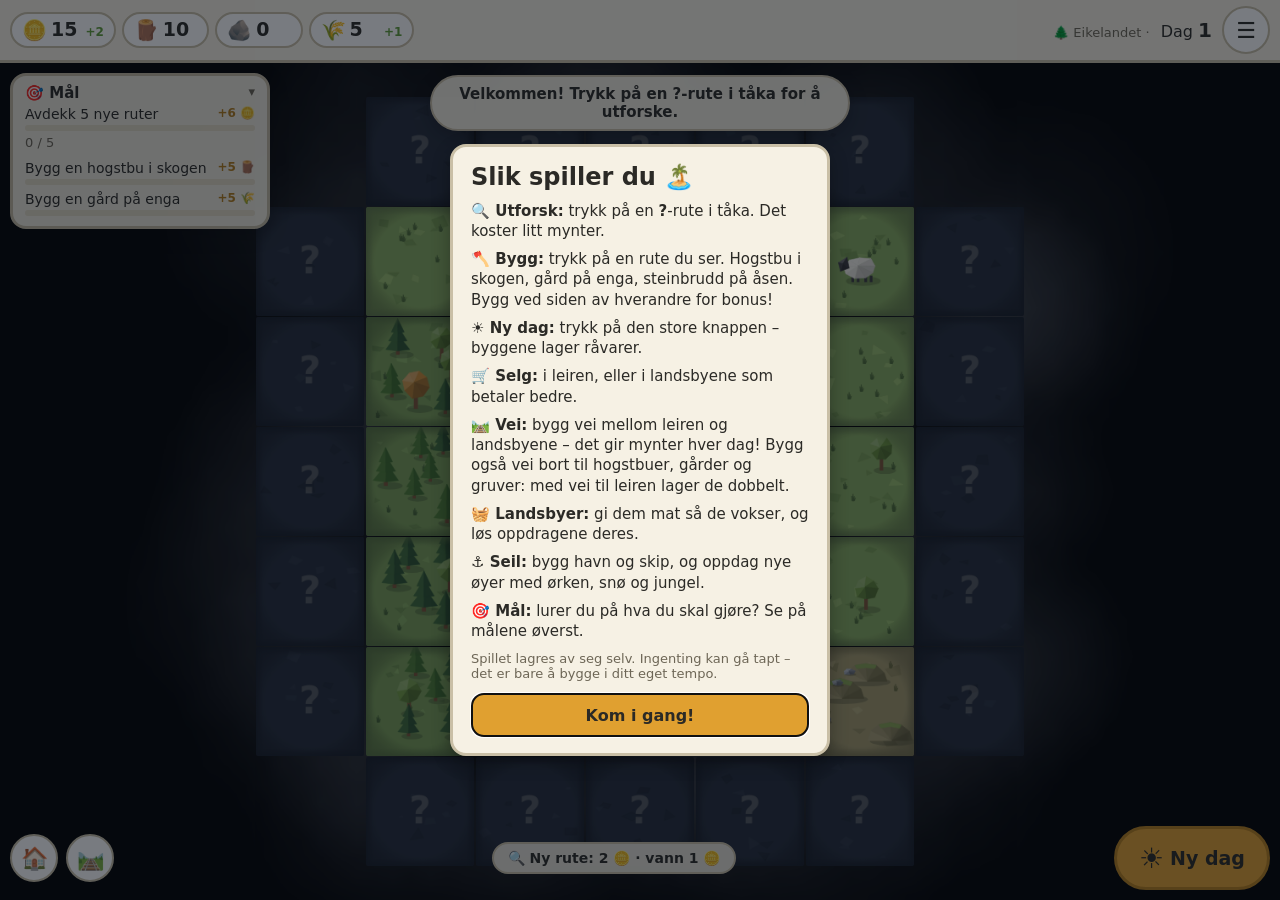
<file: index.html>
<!doctype html>
<html lang="nb">
<head>
  <meta charset="utf-8">
  <meta name="viewport" content="width=device-width, initial-scale=1, viewport-fit=cover, user-scalable=no">
  <meta name="apple-mobile-web-app-capable" content="yes">
  <meta name="mobile-web-app-capable" content="yes">
  <meta name="apple-mobile-web-app-title" content="Bygg">
  <meta name="apple-mobile-web-app-status-bar-style" content="default">
  <meta name="theme-color" content="#f6f1e4">
  <meta name="description" content="Koselig byggespill på brett: utforsk tåka, bygg, lag veier og seil til nye øyer.">
  <title>Bygg</title>
  <link rel="manifest" href="manifest.webmanifest">
  <link rel="apple-touch-icon" href="ikoner/ikon-180.png">
  <link rel="icon" type="image/png" href="ikoner/ikon-192.png">
  <link rel="stylesheet" href="spill.css">
</head>
<body>
  <header id="hud">
    <div id="ravarer" class="ravarer"></div>
    <div class="hud-hoyre">
      <div class="dag"><span id="verdensnavn" class="verdensnavn"></span> Dag <b id="dag">1</b></div>
      <button id="meny-knapp" class="rund" aria-label="Meny">☰</button>
    </div>
  </header>

  <main>
    <canvas id="lerret"></canvas>

    <section id="maal" class="kort maal">
      <h2 id="maal-tittel" role="button" tabindex="0">🎯 Mål <span class="pil">▾</span></h2>
      <ul id="maal-liste"></ul>
    </section>

    <div id="meldinger" aria-live="polite"></div>

    <div id="veimodus-hint" class="veimodus-hint" hidden>🛤️ Veimodus: trykk på ruter for å legge trevei (2 🪵, bru 6 🪵). Trykk 🛤️ igjen for å avslutte.</div>

    <section id="rutepanel" class="kort rutepanel" hidden>
      <button id="lukk-panel" class="lukk" aria-label="Lukk">✕</button>
      <div id="rutepanel-innhold"></div>
    </section>

    <div class="bunnknapper">
      <div class="venstreknapper">
        <button id="hjem" class="rund" aria-label="Til leiren" title="Til leiren">🏠</button>
        <button id="veimodus" class="rund" aria-label="Bygg vei" title="Veimodus: trykk på ruter for å legge vei (V)">🛤️</button>
      </div>
      <div id="avdekk-pris" class="merke" title="Trykk på en ?-rute i tåka for å avdekke den"></div>
      <button id="ny-dag" class="ny-dag">☀️<span>Ny dag</span></button>
    </div>
  </main>

  <dialog id="meny" class="kort meny">
    <h2>Bygg</h2>
    <p class="liten" id="meny-info"></p>
    <div class="menyknapper">
      <button id="lyd-knapp"></button>
      <button id="vis-kode">💾 Lagrekode</button>
      <button id="les-kode">📥 Last inn lagrekode</button>
      <button id="meny-hjelp">❓ Slik spiller du</button>
      <button id="meny-havkart">🗺️ Havkartet</button>
      <button id="nytt-spill">🌍 Nytt spill (start helt på nytt)</button>
      <a class="knapp" href="verksted.html">🗺️ Kartverksted</a>
      <button id="lukk-meny" class="hoved">Fortsett å spille</button>
    </div>
    <div id="kode-felt" hidden>
      <p class="liten" id="kode-tekst"></p>
      <textarea id="kode" rows="4" spellcheck="false"></textarea>
      <div class="menyknapper">
        <button id="kode-ok" class="hoved"></button>
      </div>
    </div>
  </dialog>

  <dialog id="havkart" class="kort havkart">
    <h2>🗺️ Havkartet</h2>
    <p class="liten" id="havkart-info"></p>
    <div id="havkart-hav" class="hav"></div>
    <div class="menyknapper"><button id="lukk-havkart" class="hoved">Lukk</button></div>
  </dialog>

  <dialog id="hjelp" class="kort meny hjelp">
    <h2>Slik spiller du 🏝️</h2>
    <ul>
      <li><b>🔍 Utforsk:</b> trykk på en <b>?</b>-rute i tåka. Det koster litt mynter.</li>
      <li><b>🪓 Bygg:</b> trykk på en rute du ser. Hogstbu i skogen, gård på enga, steinbrudd på åsen. Bygg ved siden av hverandre for bonus!</li>
      <li><b>☀️ Ny dag:</b> trykk på den store knappen – byggene lager råvarer.</li>
      <li><b>🛒 Selg:</b> i leiren, eller i landsbyene som betaler bedre.</li>
      <li><b>🛤️ Vei:</b> bygg vei mellom leiren og landsbyene – det gir mynter hver dag! Bygg også vei bort til hogstbuer, gårder og gruver: med vei til leiren lager de dobbelt.</li>
      <li><b>🧺 Landsbyer:</b> gi dem mat så de vokser, og løs oppdragene deres.</li>
      <li><b>⚓ Seil:</b> bygg havn og skip, og oppdag nye øyer med ørken, snø og jungel.</li>
      <li><b>🎯 Mål:</b> lurer du på hva du skal gjøre? Se på målene øverst.</li>
    </ul>
    <p class="liten">Spillet lagres av seg selv. Ingenting kan gå tapt – det er bare å bygge i ditt eget tempo.</p>
    <div class="menyknapper"><button id="lukk-hjelp" class="hoved">Kom i gang!</button></div>
  </dialog>

  <dialog id="hendelse" class="kort hendelse">
    <h2 id="hendelse-tittel"></h2>
    <p id="hendelse-tekst"></p>
    <div id="hendelse-innhold" class="hendelse-innhold"></div>
    <div id="hendelse-knapper" class="menyknapper"></div>
  </dialog>

  <div id="seiling" class="seiling" hidden>
    <div class="bolger"></div>
    <div class="baat">⛵</div>
    <p id="seiling-tekst"></p>
  </div>

  <script type="module" src="js/main.js"></script>
</body>
</html>
</file>
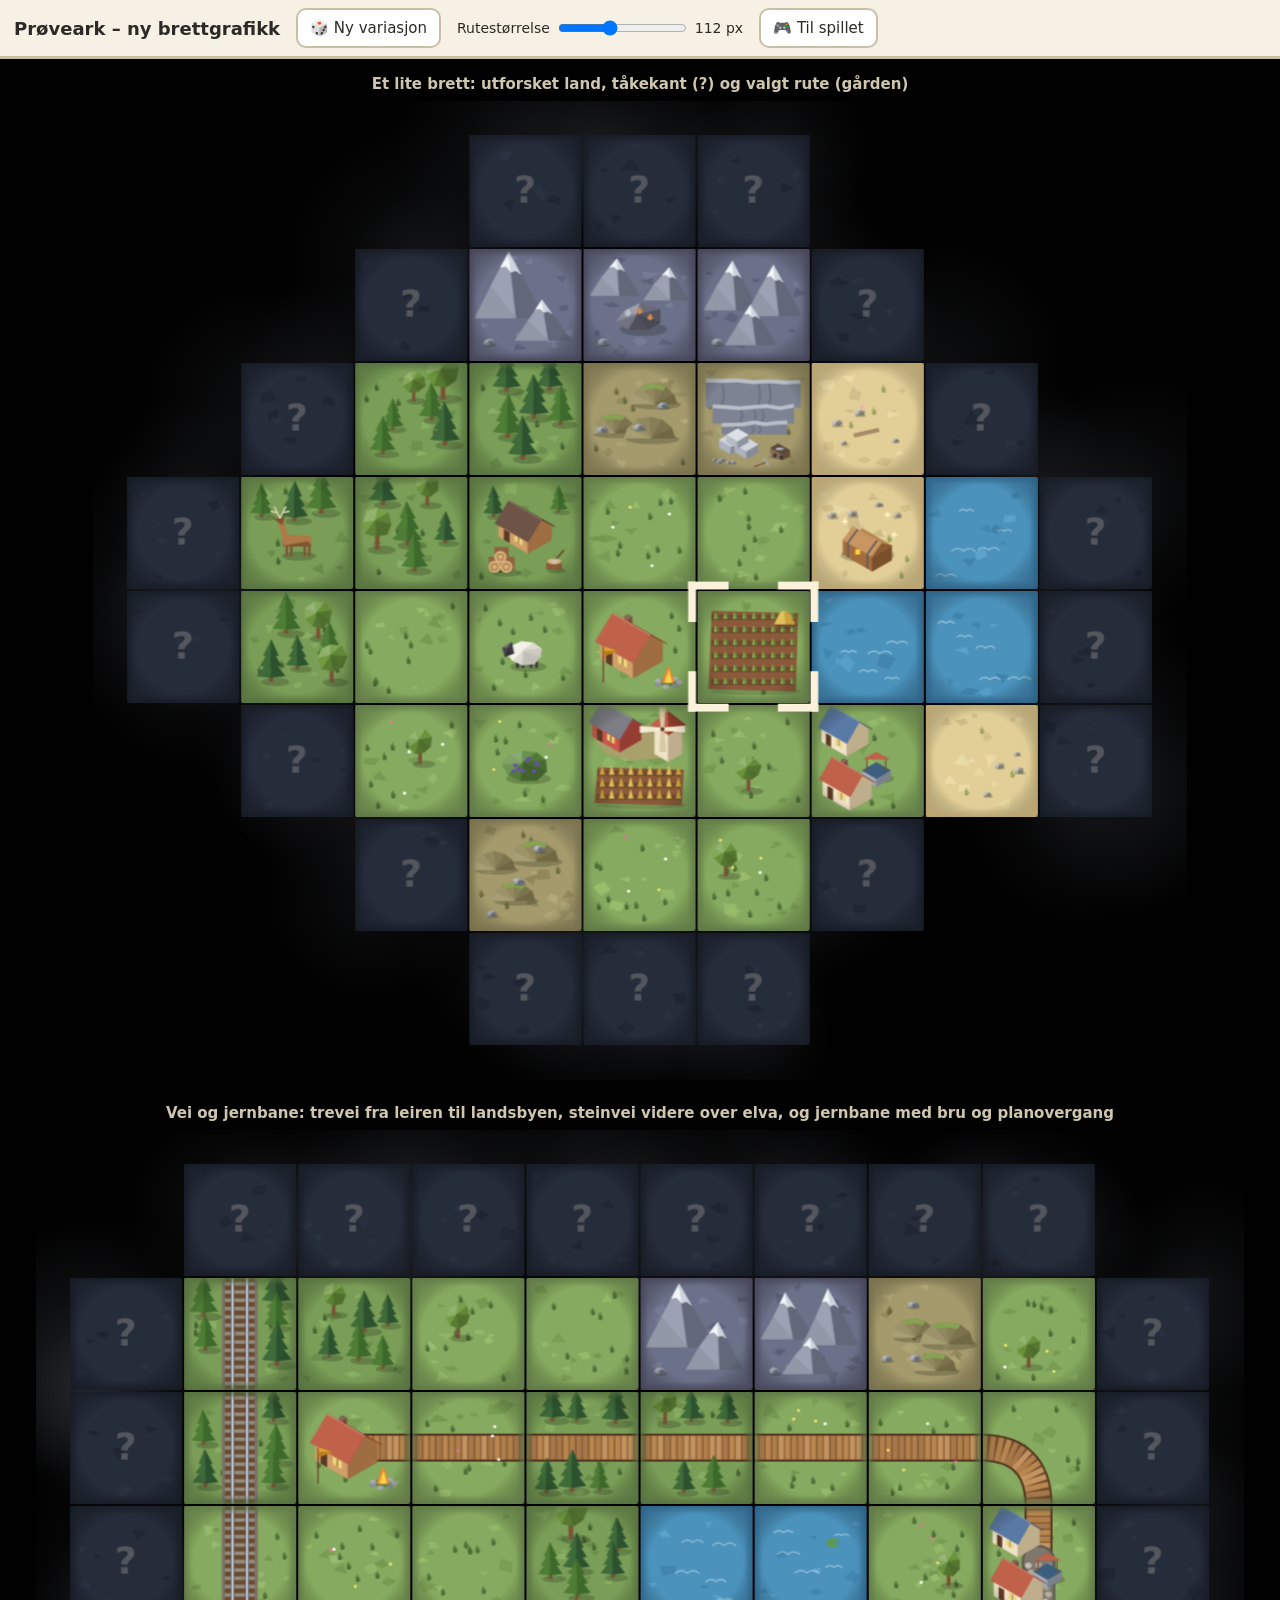
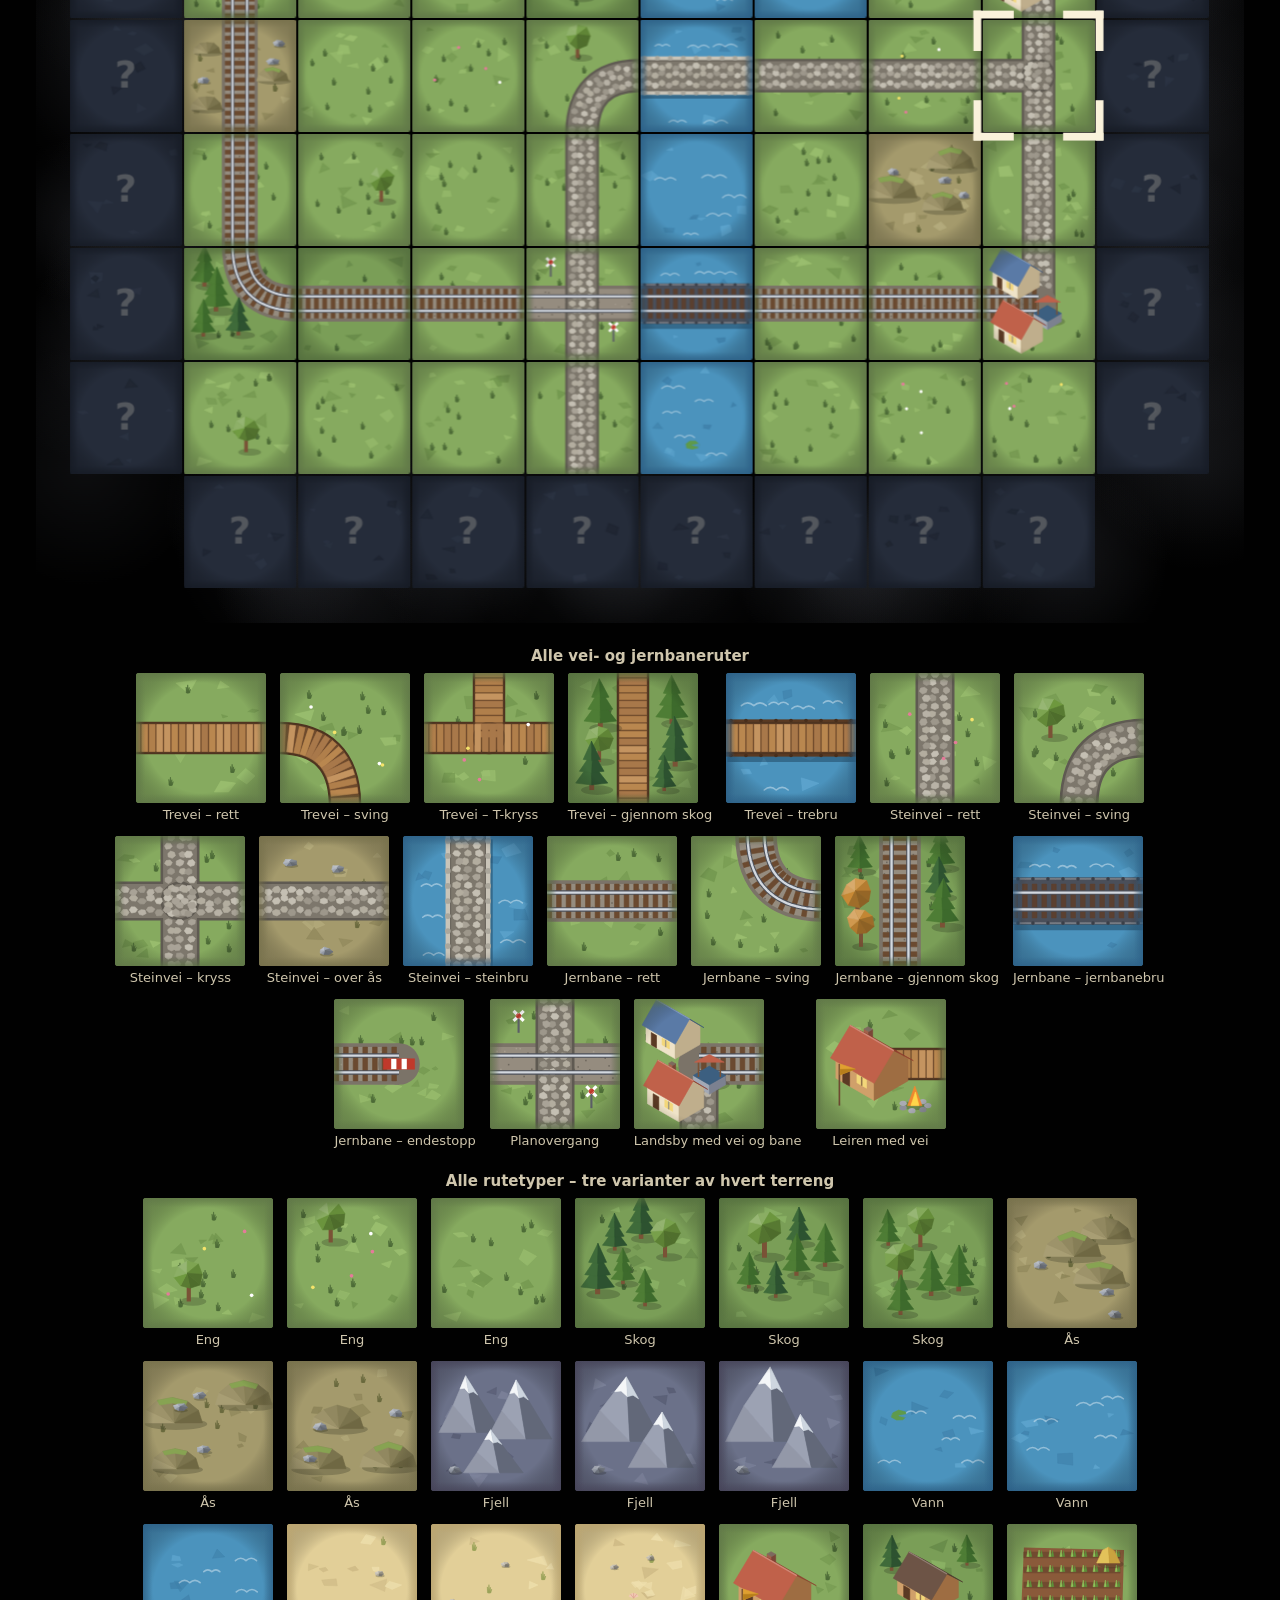
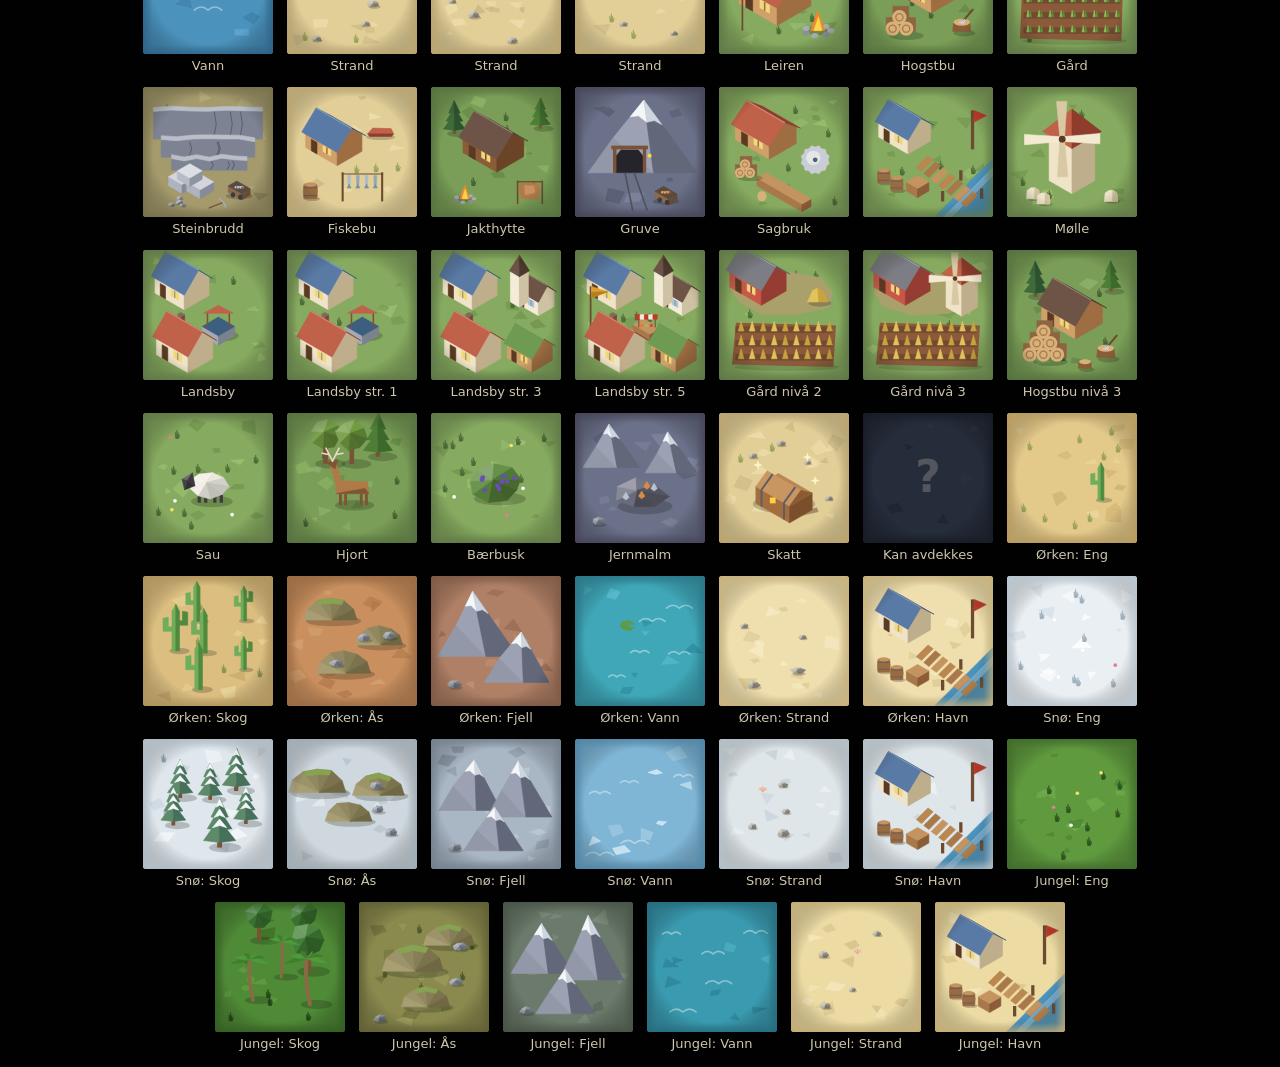
<file: proveark.html>
<!doctype html>
<html lang="nb">
<head>
  <meta charset="utf-8">
  <meta name="viewport" content="width=device-width, initial-scale=1">
  <title>Bygg – prøveark</title>
  <style>
    :root { --panel: #f6f1e4; --kant: #c9bfa6; --tekst: #2b2a26; }
    * { box-sizing: border-box; }
    body { margin: 0; background: #010101; color: #e9e3cf; font-family: system-ui, -apple-system, "Segoe UI", sans-serif; }
    header {
      position: sticky; top: 0; z-index: 2; display: flex; flex-wrap: wrap; gap: 8px 16px; align-items: center;
      padding: 8px 14px; background: var(--panel); color: var(--tekst); border-bottom: 3px solid var(--kant);
    }
    header h1 { margin: 0; font-size: 18px; }
    header label { font-size: 14px; display: flex; align-items: center; gap: 6px; }
    button, a.knapp {
      font: inherit; font-size: 15px; min-height: 40px; padding: 4px 12px; border-radius: 10px;
      border: 2px solid var(--kant); background: #fff; color: var(--tekst); cursor: pointer; text-decoration: none;
      display: inline-flex; align-items: center;
    }
    main { padding: 16px; display: grid; gap: 24px; justify-items: center; }
    h2 { font-size: 15px; font-weight: 600; margin: 0 0 8px; color: #cfc6ad; text-align: center; }
    canvas { display: block; }
    .galleri { display: flex; flex-wrap: wrap; gap: 14px; justify-content: center; max-width: 1100px; }
    .galleri figure { margin: 0; text-align: center; }
    .galleri figcaption { font-size: 13px; color: #cfc6ad; margin-top: 4px; }
  </style>
</head>
<body>
  <header>
    <h1>Prøveark – ny brettgrafikk</h1>
    <button id="ny">🎲 Ny variasjon</button>
    <label>Rutestørrelse <input id="str" type="range" min="56" max="200" value="112"> <span id="str-tall"></span></label>
    <a class="knapp" href="index.html">🎮 Til spillet</a>
  </header>
  <main>
    <section>
      <h2>Et lite brett: utforsket land, tåkekant (?) og valgt rute (gården)</h2>
      <canvas id="brett"></canvas>
    </section>
    <section>
      <h2>Vei og jernbane: trevei fra leiren til landsbyen, steinvei videre over elva, og jernbane med bru og planovergang</h2>
      <canvas id="brett2"></canvas>
    </section>
    <section>
      <h2>Alle vei- og jernbaneruter</h2>
      <div id="galleri2" class="galleri"></div>
    </section>
    <section>
      <h2>Alle rutetyper – tre varianter av hvert terreng</h2>
      <div id="galleri" class="galleri"></div>
    </section>
  </main>
  <script type="module" src="js/proveark.js"></script>
</body>
</html>
</file>
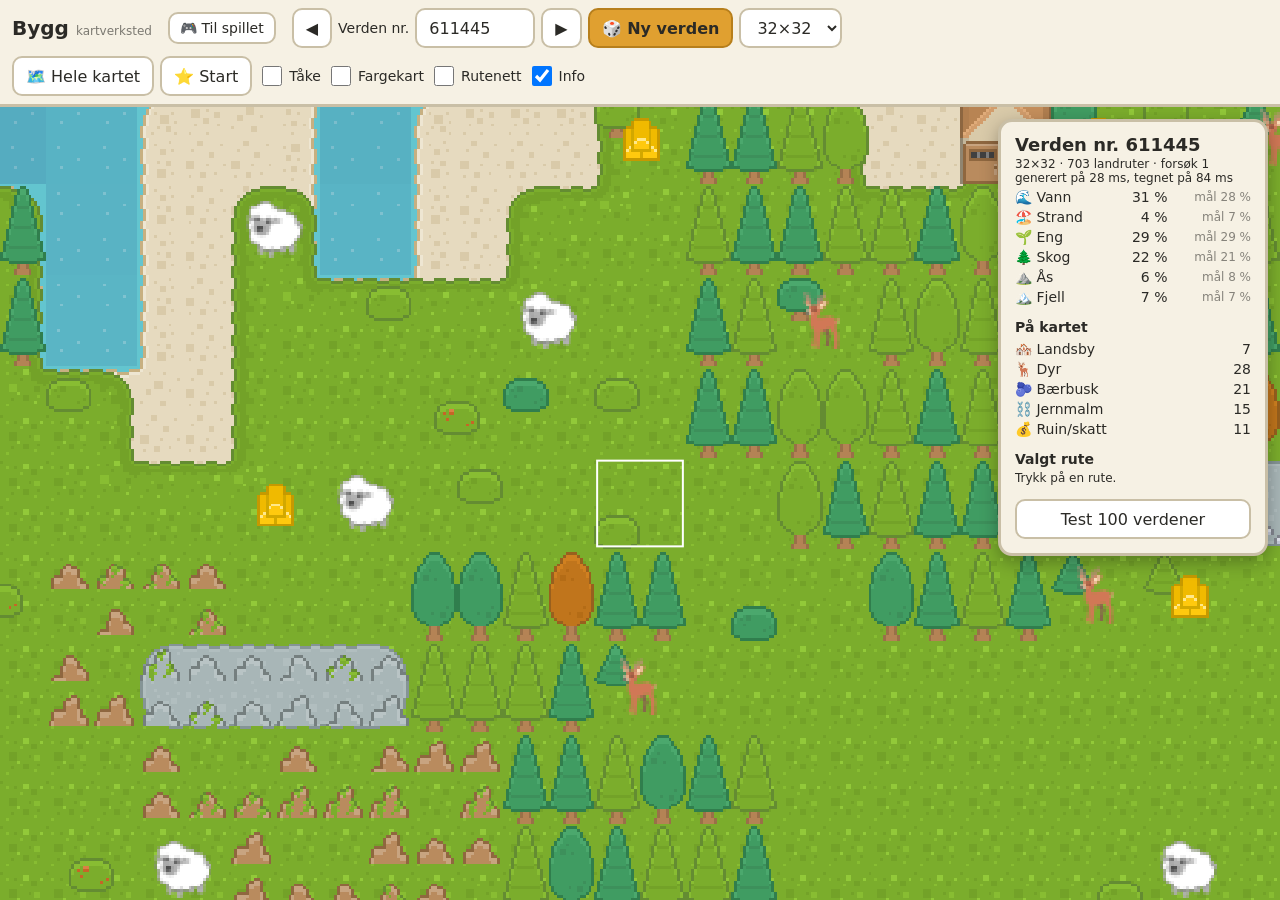
<file: verksted.html>
<!doctype html>
<html lang="nb">
<head>
  <meta charset="utf-8">
  <meta name="viewport" content="width=device-width, initial-scale=1, viewport-fit=cover, user-scalable=no">
  <title>Bygg – kartverksted</title>
  <link rel="stylesheet" href="stil.css">
</head>
<body>
  <header class="topp">
    <h1>Bygg <span class="fase">kartverksted</span></h1>
    <a href="index.html" class="til-spill">🎮 Til spillet</a>
    <div class="kontroller">
      <button id="forrige" title="Forrige verden">◀</button>
      <label class="seed">Verden nr.
        <input id="seed" type="number" inputmode="numeric" min="0">
      </label>
      <button id="neste" title="Neste verden">▶</button>
      <button id="tilfeldig" class="hoved">🎲 Ny verden</button>
      <select id="storrelse" title="Kartstørrelse">
        <option value="24">24×24</option>
        <option value="32" selected>32×32</option>
        <option value="40">40×40</option>
        <option value="48">48×48</option>
      </select>
    </div>
    <div class="brytere">
      <button id="hele-kartet" title="Vis hele kartet">🗺️ Hele kartet</button>
      <button id="til-start" title="Gå til startruta">⭐ Start</button>
      <label><input type="checkbox" id="vis-taake"> Tåke</label>
      <label><input type="checkbox" id="vis-farger"> Fargekart</label>
      <label><input type="checkbox" id="vis-rutenett"> Rutenett</label>
      <label><input type="checkbox" id="vis-info" checked> Info</label>
    </div>
  </header>

  <main>
    <canvas id="lerret"></canvas>
    <aside id="info" class="panel">
      <h2>Verden <span id="info-seed"></span></h2>
      <p id="info-forsok" class="liten"></p>
      <table id="info-terreng"></table>
      <h3>På kartet</h3>
      <table id="info-overlegg"></table>
      <h3>Valgt rute</h3>
      <p id="info-rute" class="liten">Trykk på en rute.</p>
      <button id="partest">Test 100 verdener</button>
      <pre id="partest-resultat" class="liten"></pre>
    </aside>
  </main>

  <script type="module" src="js/verksted.js"></script>
</body>
</html>
</file>
<file: spill.css>
:root {
  --bg: #010101;
  --panel: #f6f1e4;
  --panel-mork: #e9e0c9;
  --tekst: #2b2a26;
  --dempet: #6d6656;
  --aksent: #e0a030;
  --aksent-mork: #b77f1c;
  --kant: #c9bfa6;
  --gronn: #5f9e3a;
  --rod: #c0392b;
  --skygge: 0 6px 18px rgba(0, 0, 0, 0.3);
  font-family: system-ui, -apple-system, "Segoe UI", sans-serif;
}

* { box-sizing: border-box; }

html, body {
  margin: 0;
  height: 100%;
  background: var(--bg);
  color: var(--tekst);
  overflow: hidden;
  overscroll-behavior: none;
  -webkit-user-select: none;
  user-select: none;
  -webkit-tap-highlight-color: transparent;
}

body { display: flex; flex-direction: column; }

button, .knapp {
  font: inherit;
  font-size: 16px;
  min-height: 44px;
  padding: 6px 14px;
  border: 2px solid var(--kant);
  border-radius: 12px;
  background: #fff;
  color: var(--tekst);
  cursor: pointer;
  touch-action: manipulation;
  text-decoration: none;
  display: inline-flex;
  align-items: center;
  justify-content: center;
  gap: 6px;
}
button:active:not(:disabled), .knapp:active { transform: translateY(1px) scale(0.98); }
button:disabled { opacity: 0.55; cursor: default; }
button.hoved { background: var(--aksent); border-color: var(--aksent-mork); font-weight: 650; }
button.rund { width: 48px; height: 48px; padding: 0; border-radius: 50%; font-size: 22px; }

.kort {
  background: var(--panel);
  border: 3px solid var(--kant);
  border-radius: 16px;
  box-shadow: var(--skygge);
}

.liten { font-size: 13px; color: var(--dempet); margin: 4px 0; }

/* ---------- Toppstripe med råvarer ---------- */
#hud {
  display: flex;
  align-items: center;
  justify-content: space-between;
  gap: 8px;
  padding: max(6px, env(safe-area-inset-top)) 10px 6px;
  background: var(--panel);
  border-bottom: 3px solid var(--kant);
  z-index: 2;
}
.ravarer { display: flex; flex-wrap: wrap; gap: 6px; }
.ravare {
  display: flex;
  align-items: baseline;
  gap: 4px;
  padding: 4px 10px;
  border-radius: 999px;
  background: #fff;
  border: 2px solid var(--kant);
  font-variant-numeric: tabular-nums;
  transition: transform 0.15s;
}
.ravare .ikon { font-size: 20px; align-self: center; }
.ravare .tall { font-size: 19px; font-weight: 700; min-width: 1.6em; }
.ravare .per-dag { font-size: 12px; color: var(--gronn); font-weight: 600; }
.ravare.pulser { transform: scale(1.15); }
.ravare.minus { animation: rod-blink 0.4s; }
@keyframes rod-blink { 50% { background: #f7d4cf; } }
.hud-hoyre { display: flex; align-items: center; gap: 10px; }
.dag { font-size: 16px; white-space: nowrap; }
.dag b { font-size: 20px; }

/* ---------- Kartet ---------- */
main { position: relative; flex: 1; min-height: 0; }
#lerret { display: block; width: 100%; height: 100%; touch-action: none; cursor: grab; }

/* ---------- Mål ---------- */
.maal {
  position: absolute;
  top: 10px;
  left: 10px;
  width: 260px;
  padding: 8px 12px 10px;
  opacity: 0.96;
}
.maal h2 { margin: 0 0 4px; font-size: 15px; }
.maal ul { list-style: none; margin: 0; padding: 0; display: grid; gap: 6px; }
.maal li { font-size: 14px; }
.maal .linje { display: flex; justify-content: space-between; gap: 6px; }
.maal .belonning { font-size: 12px; white-space: nowrap; color: var(--aksent-mork); font-weight: 650; }
.maal .stolpe { height: 6px; border-radius: 3px; background: var(--panel-mork); overflow: hidden; margin-top: 3px; }
.maal .stolpe i { display: block; height: 100%; background: var(--gronn); border-radius: 3px; transition: width 0.3s; }
.maal li.ny { animation: inn 0.4s ease-out; }
@keyframes inn { from { opacity: 0; transform: translateX(-12px); } }
.maal h2 { cursor: pointer; display: flex; justify-content: space-between; }
.maal .pil { font-size: 13px; color: var(--dempet); transition: transform 0.2s; }
.maal.sammen li:not(:first-child) { display: none; }
.maal.sammen .pil { transform: rotate(-90deg); }
.maal.sammen li .liten { display: none; }

/* ---------- Meldinger (toast) ---------- */
#meldinger {
  position: absolute;
  top: 12px;
  left: 50%;
  transform: translateX(-50%);
  display: grid;
  gap: 6px;
  justify-items: center;
  pointer-events: none;
  z-index: 5;
  width: min(92%, 420px);
}
/* Når mål-kortet ligger over hele bredden (smal skjerm), kommer meldingene under det. */
@media (max-width: 999px) {
  #meldinger { top: auto; bottom: 92px; }
}
.melding {
  padding: 8px 16px;
  border-radius: 999px;
  background: rgba(246, 241, 228, 0.97);
  border: 2px solid var(--kant);
  box-shadow: var(--skygge);
  font-weight: 600;
  font-size: 15px;
  text-align: center;
  animation: melding-inn 0.25s ease-out;
}
.melding.feil { background: #fbe3df; border-color: #e6a59b; }
.melding.maal { background: #fff3d1; border-color: var(--aksent); }
.melding.ut { opacity: 0; transform: translateY(-8px); transition: all 0.4s; }
@keyframes melding-inn { from { opacity: 0; transform: translateY(-10px) scale(0.95); } }

/* ---------- Rutepanel ---------- */
.rutepanel {
  position: absolute;
  left: 50%;
  bottom: 84px;
  transform: translateX(-50%);
  width: min(94%, 460px);
  max-height: calc(100% - 110px);
  overflow-y: auto;
  padding: 12px 14px 14px;
  z-index: 4;
  animation: panel-inn 0.2s ease-out;
}
@keyframes panel-inn { from { opacity: 0; transform: translate(-50%, 16px); } }
.rutepanel h2 { margin: 0 34px 2px 0; font-size: 19px; }
.rutepanel .lukk {
  position: absolute; top: 8px; right: 8px;
  width: 36px; height: 36px; min-height: 0; padding: 0; border-radius: 50%;
}
.rutepanel .valg { display: grid; gap: 8px; margin-top: 10px; }
.byggvalg {
  display: grid;
  grid-template-columns: auto 1fr auto;
  align-items: center;
  gap: 4px 10px;
  text-align: left;
  width: 100%;
  padding: 8px 12px;
}
.byggvalg .stort-ikon { font-size: 28px; grid-row: span 2; }
.byggvalg .navn { font-weight: 700; }
.byggvalg .gir { color: var(--gronn); font-weight: 650; white-space: nowrap; }
.byggvalg .forklaring { grid-column: 2 / 4; font-size: 12px; color: var(--dempet); }
.kostnad { display: flex; flex-wrap: wrap; gap: 4px; }
.kost {
  font-size: 13px; padding: 1px 7px; border-radius: 999px;
  background: var(--panel-mork); font-variant-numeric: tabular-nums; white-space: nowrap;
}
.kost.mangler { background: #f7d4cf; color: var(--rod); }
.marked { display: grid; gap: 6px; margin-top: 8px; }
.marked .rad { display: grid; grid-template-columns: 1fr auto auto; gap: 6px; align-items: center; }
.marked .rad button { min-height: 40px; padding: 4px 10px; font-size: 14px; }
.info-linje { font-size: 14px; margin: 6px 0 0; }
.produksjon { font-size: 17px; font-weight: 700; color: var(--gronn); margin: 6px 0 0; }

/* ---------- Knapper nederst ---------- */
.bunnknapper {
  position: absolute;
  left: 10px; right: 10px;
  bottom: max(10px, env(safe-area-inset-bottom));
  display: flex;
  align-items: center;
  justify-content: space-between;
  gap: 10px;
  pointer-events: none;
}
.bunnknapper > * { pointer-events: auto; }
.merke {
  padding: 6px 14px;
  border-radius: 999px;
  background: rgba(246, 241, 228, 0.92);
  border: 2px solid var(--kant);
  font-size: 14px;
  font-weight: 600;
}
.ny-dag {
  min-height: 64px;
  padding: 8px 22px;
  border-radius: 999px;
  font-size: 28px;
  font-weight: 750;
  background: var(--aksent);
  border: 3px solid var(--aksent-mork);
  box-shadow: var(--skygge);
}
.ny-dag span { font-size: 19px; }
.ny-dag.vipp { animation: vipp 0.5s; }
@keyframes vipp { 30% { transform: rotate(-6deg) scale(1.08); } 60% { transform: rotate(4deg); } }

/* ---------- Meny ---------- */
.meny { width: min(92%, 380px); padding: 16px 18px; color: var(--tekst); }
.meny::backdrop { background: rgba(10, 15, 25, 0.55); }
.meny h2 { margin: 0 0 4px; }
.menyknapper { display: grid; gap: 8px; margin-top: 12px; }
.meny textarea {
  width: 100%; font: 12px ui-monospace, Consolas, monospace;
  border: 2px solid var(--kant); border-radius: 10px; padding: 8px;
  -webkit-user-select: text; user-select: text;
}

.ristes { animation: rist 0.35s; }
@keyframes rist { 25% { transform: translateX(-6px); } 50% { transform: translateX(6px); } 75% { transform: translateX(-3px); } }

@media (max-width: 640px) {
  .maal { width: auto; right: 10px; }
  .ravare { padding: 3px 8px; }
  .ravare .tall { font-size: 16px; }
  .ravare .per-dag { display: none; }
  .ny-dag { font-size: 22px; padding: 6px 16px; min-height: 56px; }
}

.byggvalg.dempet { background: #f3efe6; }
.byggvalg.dempet .stort-ikon, .byggvalg.dempet .navn { opacity: 0.6; }

/* Fase 2: seksjoner, stolper og veimodus */
.rutepanel h3.seksjon { margin: 14px 0 4px; font-size: 15px; }
.rutepanel .stolpe { height: 8px; border-radius: 4px; background: var(--panel-mork); overflow: hidden; margin: 4px 0 2px; }
.rutepanel .stolpe i { display: block; height: 100%; background: var(--gronn); border-radius: 4px; transition: width 0.3s; }
#veimodus.aktiv { background: var(--aksent); border-color: var(--aksent-mork); box-shadow: 0 0 0 4px rgba(224, 160, 48, 0.35); }
.veimodus-hint {
  position: absolute; left: 50%; top: 96px; transform: translateX(-50%); z-index: 3;
  padding: 8px 14px; border-radius: 999px; background: rgba(246, 241, 228, 0.96);
  border: 2px solid var(--aksent); font-size: 14px; font-weight: 600; text-align: center;
  width: max-content; max-width: 92%;
}
.venstreknapper { display: flex; gap: 8px; }
.ravare[hidden] { display: none; }

/* Fase 4: havkart, seiling og verdensnavn */
.verdensnavn { font-size: 13px; color: var(--dempet); margin-right: 6px; white-space: nowrap; }
@media (max-width: 640px) { .verdensnavn { display: none; } }
.havkart { width: min(94%, 640px); padding: 16px 18px; color: var(--tekst); }
.havkart::backdrop { background: rgba(10, 15, 25, 0.6); }
.havkart h2 { margin: 0 0 4px; }
.hav {
  margin-top: 10px; padding: 16px; border-radius: 16px;
  background: radial-gradient(circle at 30% 20%, #4b93bd, #2c5f86 70%);
  display: grid; grid-template-columns: repeat(auto-fill, minmax(160px, 1fr)); gap: 14px;
  max-height: 60vh; overflow-y: auto;
}
.oy {
  padding: 14px 12px 12px; text-align: center; color: var(--tekst);
  border-radius: 46% 54% 48% 52% / 40% 44% 56% 60%;
  background: #e2cf98; border: 3px solid rgba(255, 255, 255, 0.35);
  box-shadow: 0 6px 0 rgba(0, 0, 0, 0.15);
  display: grid; gap: 4px; justify-items: center;
}
.oy.temperert { background: #9cc070; }
.oy.orken { background: #e3c98a; }
.oy.sno { background: #e9eff3; }
.oy.jungel { background: #6fae4a; }
.oy.ukjent { background: rgba(255, 255, 255, 0.12); color: #f6f1e4; border-style: dashed; }
.oy .ikon { font-size: 30px; line-height: 1; }
.oy .navn { font-weight: 750; font-size: 15px; }
.oy .liten { color: inherit; opacity: 0.8; margin: 0; }
.oy button { min-height: 38px; font-size: 14px; padding: 4px 10px; }
.oy .her { font-size: 12px; font-weight: 700; background: var(--panel); border-radius: 999px; padding: 2px 8px; }
.seiling {
  position: fixed; inset: 0; z-index: 20; display: grid; place-content: center; justify-items: center; gap: 10px;
  background: linear-gradient(#2c5f86, #1d3f5c); color: #f6f1e4; font-size: 18px; font-weight: 650;
}
.seiling[hidden] { display: none; }
.seiling .baat { font-size: 72px; animation: gynge 1.2s ease-in-out infinite; }
.seiling .bolger { position: absolute; inset: auto 0 30% 0; height: 6px; background: repeating-linear-gradient(90deg, rgba(255,255,255,0.35) 0 30px, transparent 30px 60px); animation: bolge 1.2s linear infinite; }
@keyframes gynge { 50% { transform: translate(10px, -6px) rotate(4deg); } }
@keyframes bolge { to { background-position: -60px 0; } }
.lastrad { display: grid; grid-template-columns: 1fr auto auto; gap: 6px; align-items: center; font-size: 14px; }
.lastrad button { min-height: 38px; padding: 2px 10px; font-size: 14px; }

/* Fase 5: hendelser, sol ved ny dag */
.hendelse { width: min(90%, 360px); padding: 18px 20px; text-align: center; color: var(--tekst); animation: hopp-inn 0.35s ease-out; }
.hendelse::backdrop { background: rgba(10, 15, 25, 0.45); }
.hendelse h2 { margin: 0 0 6px; font-size: 21px; }
.hendelse p { margin: 0; }
.hendelse-innhold { font-size: 28px; font-weight: 800; margin: 10px 0 4px; }
.hendelse-innhold .pil { font-size: 20px; color: var(--dempet); margin: 0 8px; }
@keyframes hopp-inn { from { transform: scale(0.85); opacity: 0; } 60% { transform: scale(1.04); } }
.sol { position: absolute; inset: 0; pointer-events: none; z-index: 1;
  background: radial-gradient(circle at 80% 0%, rgba(255, 220, 120, 0.45), rgba(255, 200, 80, 0) 60%);
  animation: sol 0.9s ease-out forwards; }
@keyframes sol { from { opacity: 1; } to { opacity: 0; } }

.hjelp ul { padding-left: 0; list-style: none; display: grid; gap: 8px; margin: 10px 0; font-size: 15px; }
.hjelp li { line-height: 1.35; }

/* Smal skjerm: råvarelinja holder seg på én rad og kan sveipes sidelengs. */
@media (max-width: 640px) {
  #hud { gap: 6px; padding-left: 6px; padding-right: 6px; }
  .ravarer { flex-wrap: nowrap; overflow-x: auto; scrollbar-width: none; gap: 4px; min-width: 0; }
  .ravarer::-webkit-scrollbar { display: none; }
  .ravare { padding: 3px 7px; gap: 2px; flex: none; }
  .ravare .ikon { font-size: 16px; }
  .ravare .tall { font-size: 15px; min-width: 0; }
  .hud-hoyre { gap: 6px; flex: none; }
  .dag { font-size: 14px; }
  .dag b { font-size: 17px; }
  button.rund { width: 42px; height: 42px; font-size: 19px; }
}

/* iPad på høykant: råvarelinja på én rad (sveip sidelengs om den ikke får plass). */
@media (max-width: 900px) {
  .ravarer { flex-wrap: nowrap; overflow-x: auto; scrollbar-width: none; min-width: 0; }
  .ravarer::-webkit-scrollbar { display: none; }
  .ravare { flex: none; }
}
</file>
<file: stil.css>
:root {
  --bg: #1b2430;
  --panel: #f6f1e4;
  --tekst: #2b2a26;
  --aksent: #e0a030;
  --kant: #c9bfa6;
  font-family: system-ui, -apple-system, "Segoe UI", sans-serif;
}

* { box-sizing: border-box; }

html, body {
  margin: 0;
  height: 100%;
  background: var(--bg);
  color: var(--tekst);
  overflow: hidden;
  touch-action: none;
  -webkit-user-select: none;
  user-select: none;
}

body { display: flex; flex-direction: column; }

.topp {
  display: flex;
  flex-wrap: wrap;
  align-items: center;
  gap: 8px 16px;
  padding: 8px 12px;
  background: var(--panel);
  border-bottom: 3px solid var(--kant);
}

.topp h1 { margin: 0; font-size: 20px; }
.fase { font-size: 12px; font-weight: 500; opacity: 0.6; }

.kontroller, .brytere { display: flex; align-items: center; gap: 6px; flex-wrap: wrap; }

button, select, input {
  font: inherit;
  font-size: 16px;
  min-height: 40px;
  padding: 4px 12px;
  border: 2px solid var(--kant);
  border-radius: 10px;
  background: #fff;
  color: var(--tekst);
}
button { cursor: pointer; }
button:active { transform: translateY(1px); }
button.hoved { background: var(--aksent); border-color: #b77f1c; font-weight: 600; }

.seed { display: flex; align-items: center; gap: 6px; font-size: 14px; }
.seed input { width: 120px; }

.brytere label { display: flex; align-items: center; gap: 4px; font-size: 14px; }
.brytere input { min-height: auto; width: 20px; height: 20px; }

main { position: relative; flex: 1; min-height: 0; }

#lerret {
  display: block;
  width: 100%;
  height: 100%;
  image-rendering: pixelated;
  cursor: grab;
}
#lerret:active { cursor: grabbing; }

.panel {
  position: absolute;
  top: 12px;
  right: 12px;
  width: 270px;
  max-height: calc(100% - 24px);
  overflow-y: auto;
  padding: 12px 14px;
  background: var(--panel);
  border: 3px solid var(--kant);
  border-radius: 14px;
  box-shadow: 0 6px 18px rgba(0, 0, 0, 0.3);
}
.panel[hidden] { display: none; }
.panel h2 { margin: 0 0 2px; font-size: 18px; }
.panel h3 { margin: 12px 0 4px; font-size: 14px; }
.panel table { width: 100%; border-collapse: collapse; font-size: 14px; }
.panel td { padding: 2px 0; }
.panel td.tall { text-align: right; font-variant-numeric: tabular-nums; }
.panel td.mal { text-align: right; opacity: 0.55; font-size: 12px; }
.panel #partest { margin-top: 12px; width: 100%; }
.liten { font-size: 12px; margin: 2px 0; white-space: pre-wrap; }
pre.liten { font-family: ui-monospace, Consolas, monospace; }

@media (max-width: 700px) {
  .panel { width: auto; left: 12px; top: auto; bottom: 12px; max-height: 40%; }
}

.til-spill { font-size: 14px; color: var(--tekst); text-decoration: none; padding: 6px 10px; border: 2px solid var(--kant); border-radius: 10px; background: #fff; }
</file>
